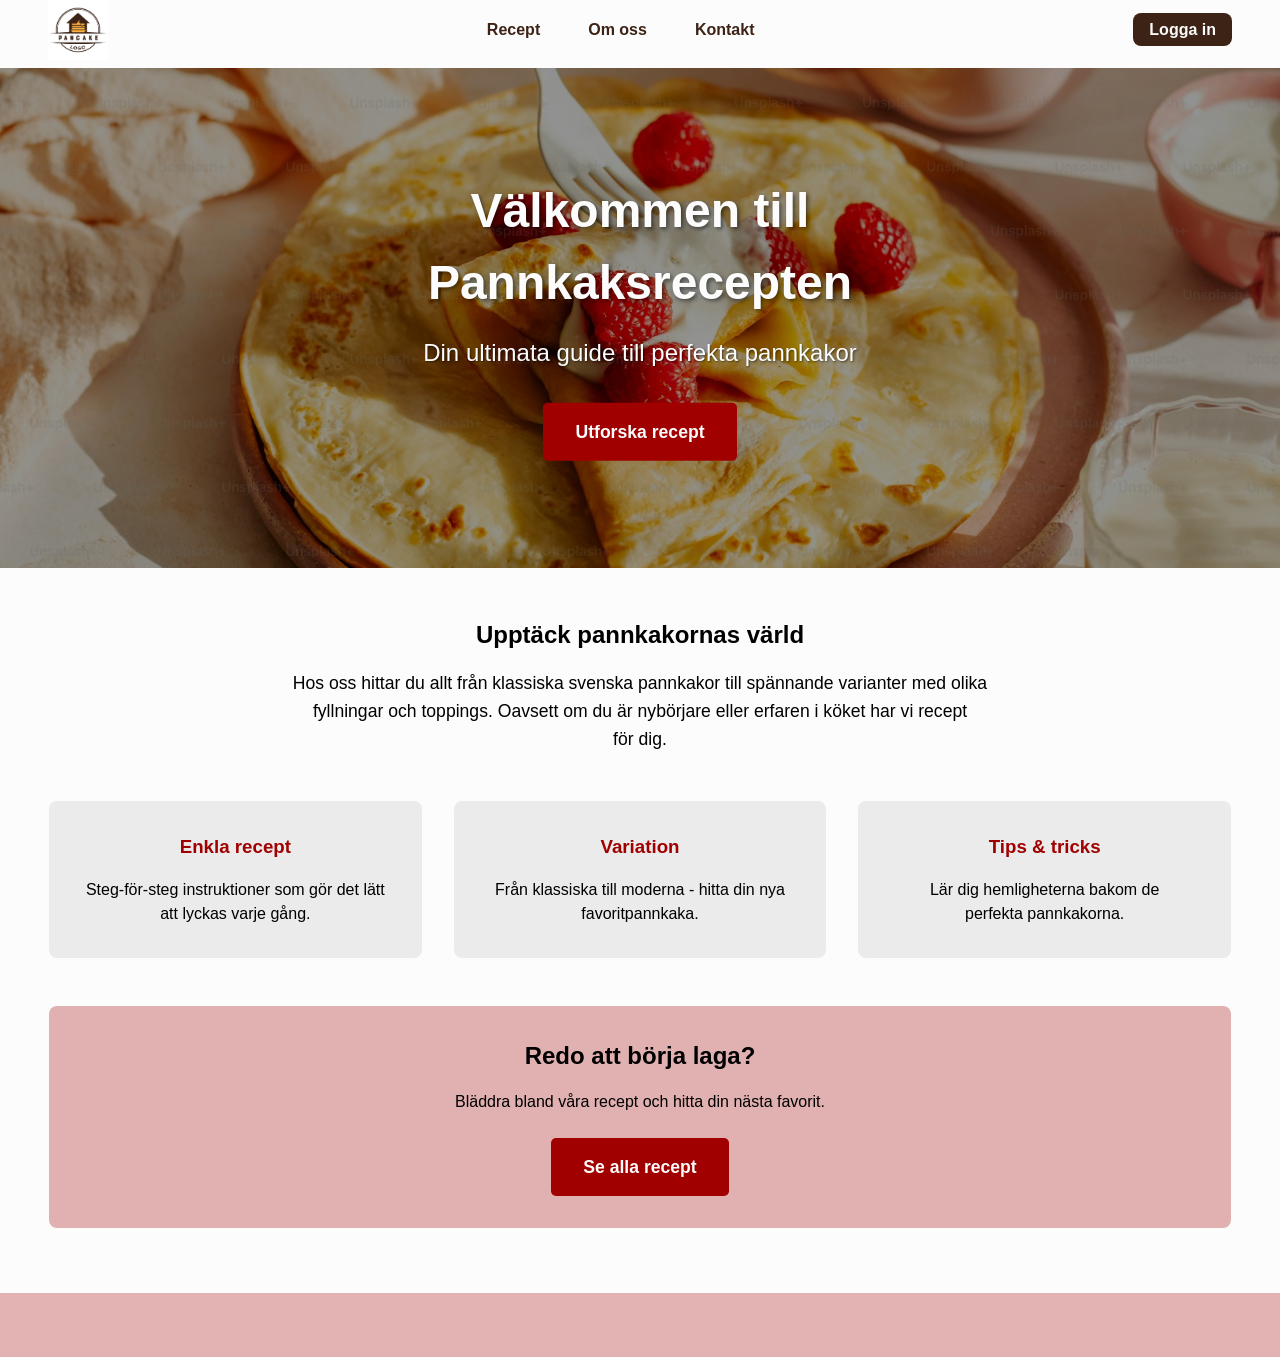
<file: index.html>
<!DOCTYPE html>
<html lang="sv">

<head>
  <meta charset="UTF-8" />
  <meta name="viewport" content="width=device-width, initial-scale=1.0" />
  <title>Pannkaksrecepten - Din guide till perfekta pannkakor</title>
  <link rel="stylesheet" href="/styles/reset.css" />
  <link rel="stylesheet" href="/styles/style.css" />
  <link rel="stylesheet" href="/styles/index.css" />
  <link rel="stylesheet" href="/styles/kontakt.css" />
</head>

<body>

  <a href="#main" class="skip-link">Hoppa till innehåll</a>

  <header>
    <nav class="navbar-top" aria-label="Huvudmeny">
      <ul>
        <li class="navbar-logo">
          <a href="/index.html"><img src="/pics/Pancake-logo.avif" alt="Logotyp" /></a>
        </li>
        <div class="navbar-links">
          <li class="navbar-item"><a href="/recept.html">Recept</a></li>
          <li class="navbar-item"><a href="/om-oss.html">Om oss</a></li>
          <li class="navbar-item"><a href="#" onclick="document.getElementById('viewModal').showModal(); return false">Kontakt</a></li>
        </div>
        <li class="navbar-login"><a href="/logga-in.html">Logga in</a></li>
      </ul>
    </nav>
  </header>

  <main id="main" class="main">

    <section class="hero-section">
      <img src="/pics/pic1.jpg" class="hero" alt="Läckra pannkakor" />
      <div class="hero-content">
        <h1>Välkommen till Pannkaksrecepten</h1>
        <p>Din ultimata guide till perfekta pannkakor</p>
        <a href="/recept.html" class="cta-button">Utforska recept</a>
      </div>
    </section>

    <article>
      <section class="intro">
        <h2>Upptäck pannkakornas värld</h2>
        <p>Hos oss hittar du allt från klassiska svenska pannkakor till spännande varianter med olika fyllningar och toppings. Oavsett om du är nybörjare eller erfaren i köket har vi recept för dig.</p>
      </section>

      <section class="features">
        <div class="feature-card">
          <h3>Enkla recept</h3>
          <p>Steg-för-steg instruktioner som gör det lätt att lyckas varje gång.</p>
        </div>
        <div class="feature-card">
          <h3>Variation</h3>
          <p>Från klassiska till moderna - hitta din nya favoritpannkaka.</p>
        </div>
        <div class="feature-card">
          <h3>Tips & tricks</h3>
          <p>Lär dig hemligheterna bakom de perfekta pannkakorna.</p>
        </div>
      </section>

      <section class="cta-section">
        <h2>Redo att börja laga?</h2>
        <p>Bläddra bland våra recept och hitta din nästa favorit.</p>
        <a href="/recept.html" class="cta-button">Se alla recept</a>
      </section>
    </article>

  </main>
  <dialog class="dialog" id="viewModal" aria-labelledby="modal-title">
    <div class="modal-top">
      <h2 id="modal-title">Hoteyhoo</h2>
      <button class="btn"
        type="button"
        onclick="document.getElementById('viewModal').close()"
        aria-label="Stäng modal"
      >
        X
      </button>
    </div>
      <form action="#" method="POST" class="form-group">
        <label>
          Namn
          <input
            class="form-input"
            type="text"
            name="name"
            placeholder="Namn..."
            autocomplete="name"
            required
          />
        </label>

        <label>
        E-post
          <input
            class="form-input"
            type="email"
            name="email"
            placeholder="E-post..."
            autocomplete="email"
            required
          />
        </label>

        <label>
            Datum
            <input class="form-input" type="date" name="visit-date" />
        </label>

        <label>
          Typ av mat
          <select class="form-input" name="foodType">
            <option value="" disabled selected>Välj...</option>
            <option value="grilled">Grillat</option>
            <option value="vegetarian">Vegetariskt</option>
            <option value="thai">Thai</option>
            <option value="sushi">Sushi</option>
            <option value="lchf">LCHF</option>
            <option value="seafood">Skaldjur</option>
          </select>
        </label>

        <label>
            Hur många gäster?
            <input class="form-input" type="range" name="guests" min="0" max="10" list="nr-guests">
            </input>

            <datalist id="nr-guests">
                <option value="0">0</option>
                <option value="2">2</option>
                <option value="4">4</option>
                <option value="6">6</option>
                <option value="8">8</option>
                <option value="10">10</option>
            </datalist>
        </label>

        <fieldset class="fieldset">
            <legend>Allergier</legend>
            <label>
                <input type="checkbox" name="">
                Gluten
            </label>

            <label>
                <input type="checkbox" name="">
                Nötter
            </label>

            <label>
                <input type="checkbox" name="">
                Laktos
            </label>

            <label>
                <input type="checkbox" name="">
                Ägg
            </label>
            
            <label>
                <input type="checkbox" name="">
                Soja
            </label>
        </fieldset>

        <label>
          Övrigt
          <textarea class="form-input textarea" id="general" name="general" rows="4"></textarea>
        </label>

        <button class="btn" type="submit">Skicka</button>
      </form>
    </dialog>
</body>

</html>
</file>
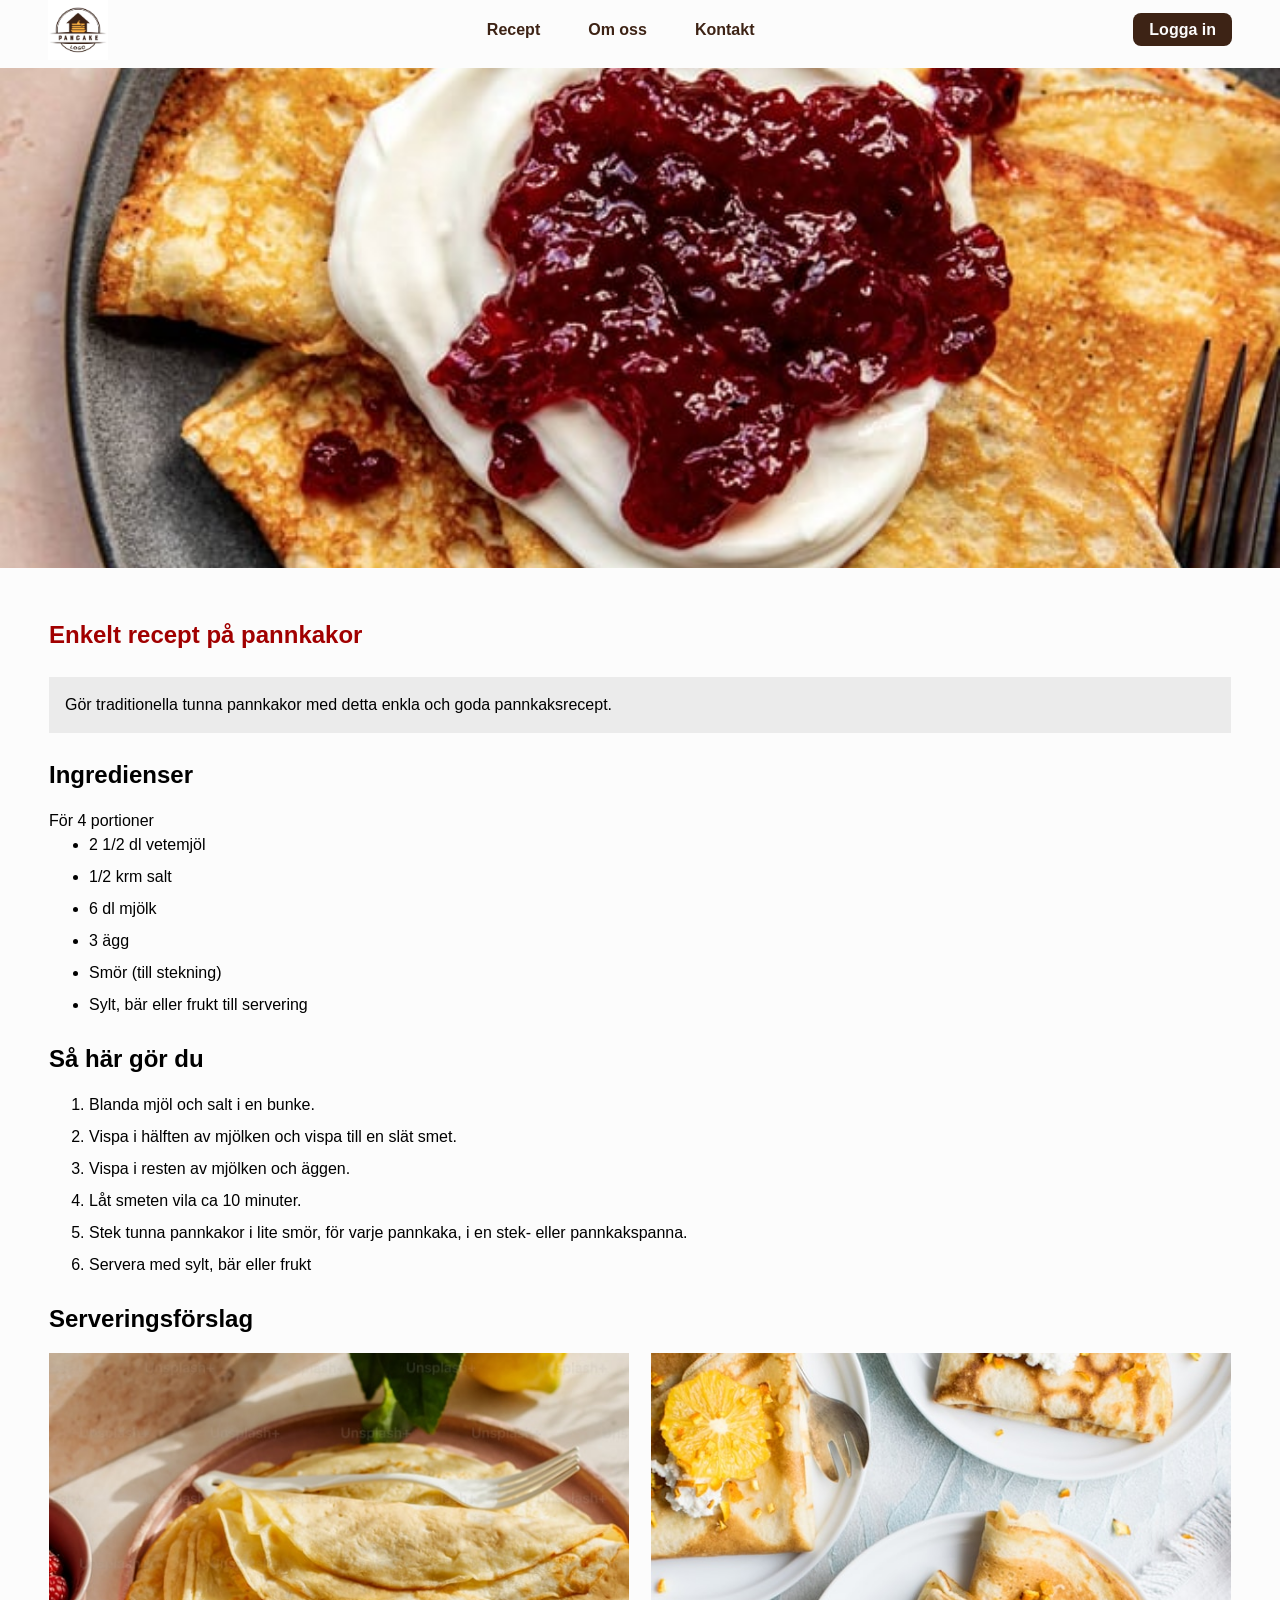
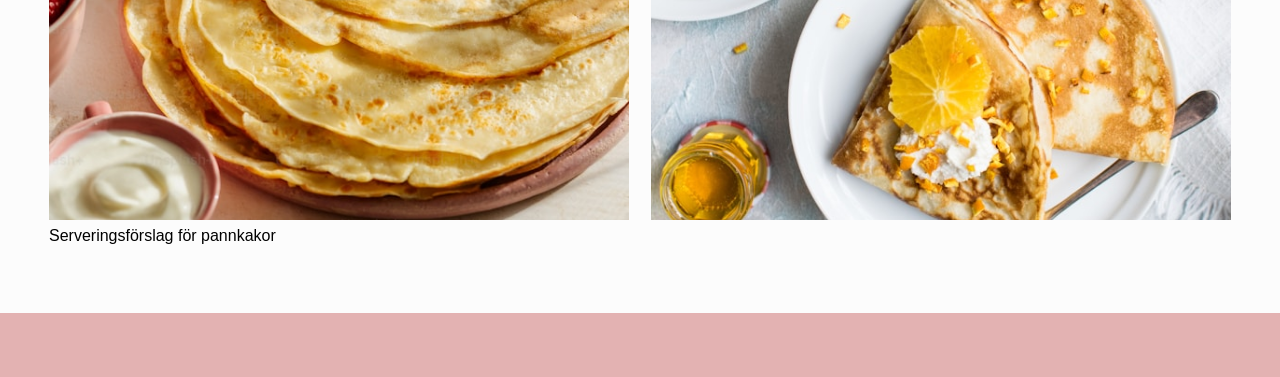
<file: enkelt-recept-på-pannkakor.html>
<!DOCTYPE html>
<html lang="sv">

<head>
  <meta charset="UTF-8" />
  <meta name="viewport" content="width=device-width, initial-scale=1.0" />
  <title>Enkelt recept på pannkakor</title>
  <link rel="stylesheet" href="/styles/reset.css" />
  <link rel="stylesheet" href="/styles/style.css" />
  <link rel="stylesheet" href="/styles/kontakt.css" />
</head>

<body>
  
  <a href="#main" class="skip-link">Hoppa till innehåll</a>

  <header>
    <nav class="navbar-top" aria-label="Huvudmeny">
      <ul>
        <li class="navbar-logo">
          <a href="/index.html"><img src="/pics/Pancake-logo.avif" alt="" /></a>
        </li>
        <div class="navbar-links">
          <li class="navbar-item"><a href="/recept.html">Recept</a></li>
          <li class="navbar-item"><a href="/om-oss.html">Om oss</a></li>
          <li class="navbar-item"><a href="#" onclick="document.getElementById('viewModal').showModal(); return false">Kontakt</a></li>
        </div>
        <li class="navbar-login"><a href="/logga-in.html">Logga in</a></li>
      </ul>
    </nav>
  </header>

  <main id="main" class="main">
    
    <img src="/pics/enkelt-recept-på-pannkakor.jpg" class="hero" alt="Pannkaka med hallon" />

    <article>
      <h1>Enkelt recept på pannkakor</h1>
      <p class="description">
        Gör traditionella tunna pannkakor med detta enkla och goda
        pannkaksrecept.
      </p>

      <section aria-labelledby="ingredients">
        <h2>Ingredienser</h2>
        <p>För 4 portioner</p>
        <ul>
          <li>2 1/2 dl vetemjöl</li>
          <li>1/2 krm salt</li>
          <li>6 dl mjölk</li>
          <li>3 ägg</li>
          <li>Smör (till stekning)</li>
          <li>Sylt, bär eller frukt till servering</li>
        </ul>
      </section>

      <section aria-labelledby="instructions">
        <h2>Så här gör du</h2>
        <ol>
          <li>Blanda mjöl och salt i en bunke.</li>
          <li>Vispa i hälften av mjölken och vispa till en slät smet.</li>
          <li>Vispa i resten av mjölken och äggen.</li>
          <li>Låt smeten vila ca 10 minuter.</li>
          <li>
            Stek tunna pannkakor i lite smör, för varje pannkaka, i en stek-
            eller pannkakspanna.
          </li>
          <li>Servera med sylt, bär eller frukt</li>
        </ol>
      </section>

      <section aria-labelledby="serving">
        <h2>Serveringsförslag</h2>
        <figure>
          <img src="/pics/pic2.jpg" class="serving-img" alt="Pannkaka med citron" />
          <img src="/pics/pic3.jpg" class="serving-img" alt="Pannkaka med apelsin" />
          <figcaption>Serveringsförslag för pannkakor</figcaption>
        </figure>
      </section>
    </article>
  </main>
  <dialog class="dialog" id="viewModal" aria-labelledby="modal-title">
    <div class="modal-top">
      <h2 id="modal-title">Hoteyhoo</h2>
      <button class="btn"
        type="button"
        onclick="document.getElementById('viewModal').close()"
        aria-label="Stäng modal"
      >
        X
      </button>
    </div>
      <form action="#" method="POST" class="form-group">
        <label>
          Namn
          <input
            class="form-input"
            type="text"
            name="name"
            placeholder="Namn..."
            autocomplete="name"
            required
          />
        </label>

        <label>
        E-post
          <input
            class="form-input"
            type="email"
            name="email"
            placeholder="E-post..."
            autocomplete="email"
            required
          />
        </label>

        <label>
            Datum
            <input class="form-input" type="date" name="visit-date" />
        </label>

        <label>
          Typ av mat
          <select class="form-input" name="foodType">
            <option value="" disabled selected>Välj...</option>
            <option value="grilled">Grillat</option>
            <option value="vegetarian">Vegetariskt</option>
            <option value="thai">Thai</option>
            <option value="sushi">Sushi</option>
            <option value="lchf">LCHF</option>
            <option value="seafood">Skaldjur</option>
          </select>
        </label>

        <label>
            Hur många gäster?
            <input class="form-input" type="range" name="guests" min="0" max="10" list="nr-guests">
            </input>

            <datalist id="nr-guests">
                <option value="0">0</option>
                <option value="2">2</option>
                <option value="4">4</option>
                <option value="6">6</option>
                <option value="8">8</option>
                <option value="10">10</option>
            </datalist>
        </label>

        <fieldset class="fieldset">
            <legend>Allergier</legend>
            <label>
                <input type="checkbox" name="">
                Gluten
            </label>

            <label>
                <input type="checkbox" name="">
                Nötter
            </label>

            <label>
                <input type="checkbox" name="">
                Laktos
            </label>

            <label>
                <input type="checkbox" name="">
                Ägg
            </label>
            
            <label>
                <input type="checkbox" name="">
                Soja
            </label>
        </fieldset>

        <label>
          Övrigt
          <textarea class="form-input textarea" id="general" name="general" rows="4"></textarea>
        </label>

        <button class="btn" type="submit">Skicka</button>
      </form>
    </dialog>
</body>

</html>
</file>
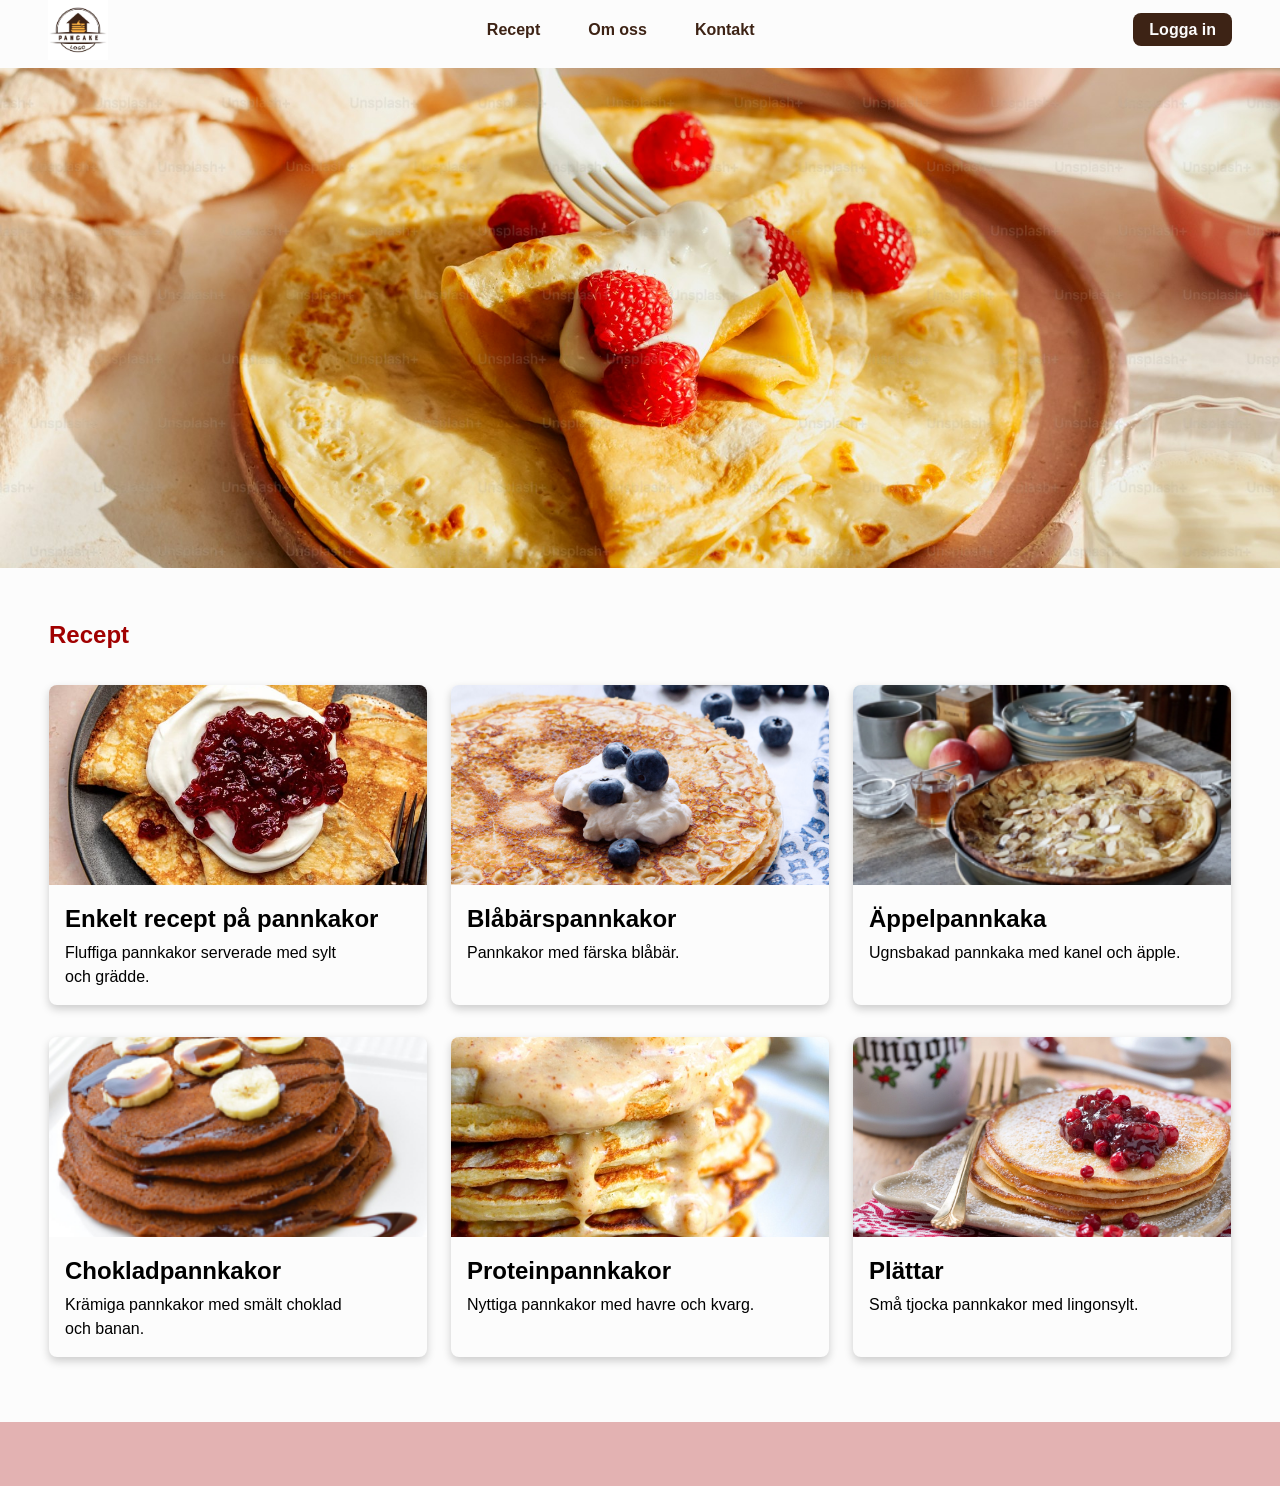
<file: recept.html>
<!DOCTYPE html>
<html lang="sv">
  <head>
    <meta charset="UTF-8" />
    <meta name="viewport" content="width=device-width, initial-scale=1.0" />
    <title>Recept</title>
    <link rel="stylesheet" href="/styles/reset.css" />
    <link rel="stylesheet" href="/styles/style.css" />
    <link rel="stylesheet" href="/styles/recept.css" />
    <link rel="stylesheet" href="/styles/kontakt.css" />
  </head>

  <body>
    <a href="#main" class="skip-link">Hoppa till innehåll</a>

    <header>
      <nav class="navbar-top" aria-label="Huvudmeny">
        <ul>
          <li class="navbar-logo">
            <a href="/index.html"><img src="/pics/Pancake-logo.avif" /></a>
          </li>
          <div class="navbar-links">
            <li class="navbar-item"><a href="/recept.html">Recept</a></li>
            <li class="navbar-item"><a href="/om-oss.html">Om oss</a></li>
            <li class="navbar-item"><a href="#" onclick="document.getElementById('viewModal').showModal(); return false">Kontakt</a></li>
          </div>
          <li class="navbar-login"><a href="/logga-in.html">Logga in</a></li>
        </ul>
      </nav>
    </header>

    <main id="main" class="main">
      <img src="/pics/pic1.jpg" class="hero" alt="Pannkaka med hallon" />

      <article class="grid">
        <h1>Recept</h1>

        <a class="card" href="/enkelt-recept-på-pannkakor.html">
          <img
            src="/pics/enkelt-recept-på-pannkakor.jpg"
            alt="Klassiska pannkakor"
          />
          <div class="card-text">
            <h2>Enkelt recept på pannkakor</h2>
            <p>Fluffiga pannkakor serverade med sylt och grädde.</p>
          </div>
        </a>

        <a class="card" href="">
          <img src="/pics/blåbärspannkakor.jpg" alt="Blåbärspannkakor" />
          <div class="card-text">
            <h2>Blåbärspannkakor</h2>
            <p>Pannkakor med färska blåbär.</p>
          </div>
        </a>

        <a class="card" href="">
          <img src="/pics/äppelpannkaka.jpg" alt="Äppelpannkaka" />
          <div class="card-text">
            <h2>Äppelpannkaka</h2>
            <p>Ugnsbakad pannkaka med kanel och äpple.</p>
          </div>
        </a>

        <a class="card" href="">
          <img src="/pics/chockladpannkakor.jpg" alt="Chokladpannkakor" />
          <div class="card-text">
            <h2>Chokladpannkakor</h2>
            <p>Krämiga pannkakor med smält choklad och banan.</p>
          </div>
        </a>

        <a class="card" href="">
          <img src="/pics/protein-pannkakor.jpg" alt="Proteinpannkakor" />
          <div class="card-text">
            <h2>Proteinpannkakor</h2>
            <p>Nyttiga pannkakor med havre och kvarg.</p>
          </div>
        </a>

        <a class="card" href="">
          <img src="/pics/lingon-pannkakor.jpg" alt="Plättar" />
          <div class="card-text">
            <h2>Plättar</h2>
            <p>Små tjocka pannkakor med lingonsylt.</p>
          </div>
        </a>
      </article>
    </main>
  <dialog class="dialog" id="viewModal" aria-labelledby="modal-title">
    <div class="modal-top">
      <h2 id="modal-title">Hoteyhoo</h2>
      <button class="btn"
        type="button"
        onclick="document.getElementById('viewModal').close()"
        aria-label="Stäng modal"
      >
        X
      </button>
    </div>
      <form action="#" method="POST" class="form-group">
        <label>
          Namn
          <input
            class="form-input"
            type="text"
            name="name"
            placeholder="Namn..."
            autocomplete="name"
            required
          />
        </label>

        <label>
        E-post
          <input
            class="form-input"
            type="email"
            name="email"
            placeholder="E-post..."
            autocomplete="email"
            required
          />
        </label>

        <label>
            Datum
            <input class="form-input" type="date" name="visit-date" />
        </label>

        <label>
          Typ av mat
          <select class="form-input" name="foodType">
            <option value="" disabled selected>Välj...</option>
            <option value="grilled">Grillat</option>
            <option value="vegetarian">Vegetariskt</option>
            <option value="thai">Thai</option>
            <option value="sushi">Sushi</option>
            <option value="lchf">LCHF</option>
            <option value="seafood">Skaldjur</option>
          </select>
        </label>

        <label>
            Hur många gäster?
            <input class="form-input" type="range" name="guests" min="0" max="10" list="nr-guests">
            </input>

            <datalist id="nr-guests">
                <option value="0">0</option>
                <option value="2">2</option>
                <option value="4">4</option>
                <option value="6">6</option>
                <option value="8">8</option>
                <option value="10">10</option>
            </datalist>
        </label>

        <fieldset class="fieldset">
            <legend>Allergier</legend>
            <label>
                <input type="checkbox" name="">
                Gluten
            </label>

            <label>
                <input type="checkbox" name="">
                Nötter
            </label>

            <label>
                <input type="checkbox" name="">
                Laktos
            </label>

            <label>
                <input type="checkbox" name="">
                Ägg
            </label>
            
            <label>
                <input type="checkbox" name="">
                Soja
            </label>
        </fieldset>

        <label>
          Övrigt
          <textarea class="form-input textarea" id="general" name="general" rows="4"></textarea>
        </label>

        <button class="btn" type="submit">Skicka</button>
      </form>
    </dialog>
  </body>
</html>
</file>
<file: styles/style.css>
:root {
  --brand-red: #a10000;
  --background-clr-pink: #a300004d;
  --background-clr-light-pink: #fff7f7;
  --background-clr-medium-pink: #fae7e7;
  --background-clr-white: #fcfcfc;
  --border-grey: #ebebeb;
  --login-brown: #3d2315;

  --max-width: 1280px;
}

body {
  background: var(--background-clr-pink);
  font-family: "opensans", sans-serif;
  margin: 0;
}

ul,
ol {
  margin-bottom: 1.5rem;

  li {
    margin-bottom: 0.5rem;
  }
}

h1 {
  color: var(--brand-red);
  margin-block-end: 1.5rem;
}

h2 {
  margin: 0;
  margin-bottom: 16px;
}

.skip-link {
  position: absolute;
  left: -9999px;

  &:focus-visible {
    left: 0;
    top: 0;
    background: var(--background-clr-white);
    padding: 0.5rem 0.5rem;
  }
}

.navbar-top ul {
  display: flex;
  justify-content: space-between;
  align-items: center;
  max-width: var(--max-width);
  background: var(--background-clr-white);
  padding-inline: 48px;
  margin: 0 auto;
  gap: 2rem;
  list-style: none;
  flex-wrap: wrap;

  .navbar-logo img {
    width: 60px;
  }

  .navbar-links {
    display: flex;
    justify-content: center;
    gap: 3rem;
    flex-wrap: wrap;


    .navbar-item a {
        text-decoration: none;
        color: var(--login-brown);
        font-weight: bold;
    }

    .navbar-item:hover a {
        text-decoration: underline solid 0.1rem;
    }
  }

  .navbar-login a {
    background: var(--login-brown);
    color: var(--background-clr-white);
    font-weight: bold;
    padding: 8px 16px;
    text-decoration: none;
    border-radius: 8px;
  }

    @media (max-width: 600px) {
      flex-direction: column;
      align-items: center;
      padding-block: 1rem;
    }
}

.main {
  max-width: var(--max-width);
  margin: 0 auto;
}

.hero {
  width: 100%;
  height: 500px;
  object-fit: cover;
}

article {
  background: var(--background-clr-white);
  padding-block: 48px 64px;
  padding-inline: 48px 48px;
  margin-block-end: 64px;
  border: var(--background-clr-white) solid 1px;
}

.description {
  background: var(--border-grey);
  padding: 1rem;
  margin-block-end: 1.5rem;
}

figure {
  display: flex;
  flex-wrap: wrap;
  column-gap: 22px;
  row-gap: 4px;

  > .serving-img {
    width: 580px;
    min-width: 300px;
    height: 467px;
    object-fit: cover;
  }
}
</file>
<file: styles/index.css>
.hero-section {
  position: relative;
}

.hero-section .hero {
  filter: brightness(0.6);
}

.hero-content {
  position: absolute;
  top: 50%;
  left: 50%;
  transform: translate(-50%, -50%);
  text-align: center;
  color: var(--background-clr-white);
}

.hero-content h1 {
  color: var(--background-clr-white);
  font-size: 3rem;
  margin-bottom: 1rem;
  text-shadow: 2px 2px 4px rgba(0, 0, 0, 0.5);
}

.hero-content p {
  font-size: 1.5rem;
  margin-bottom: 2rem;
  text-shadow: 1px 1px 2px rgba(0, 0, 0, 0.5);
}

.cta-button {
  display: inline-block;
  background: var(--brand-red);
  color: var(--background-clr-white);
  padding: 1rem 2rem;
  text-decoration: none;
  border-radius: 5px;
  font-weight: bold;
  font-size: 1.1rem;
  transition: background 0.3s ease;
}

.cta-button:hover {
  background: var(--login-brown);
}

.intro {
  text-align: center;
  max-width: 700px;
  margin: 0 auto 3rem;
}

.intro h2 {
  margin-bottom: 1rem;
}

.intro p {
  font-size: 1.1rem;
  line-height: 1.6;
}

.features {
  display: grid;
  grid-template-columns: repeat(auto-fit, minmax(250px, 1fr));
  gap: 2rem;
  margin-bottom: 3rem;
}

.feature-card {
  background: var(--border-grey);
  padding: 2rem;
  border-radius: 8px;
  text-align: center;
}

.feature-card h3 {
  color: var(--brand-red);
  margin-bottom: 1rem;
}

.feature-card p {
  line-height: 1.5;
}

.cta-section {
  text-align: center;
  padding: 2rem;
  background: var(--background-clr-pink);
  border-radius: 8px;
}

.cta-section h2 {
  margin-bottom: 1rem;
}

.cta-section p {
  margin-bottom: 1.5rem;
}
</file>
<file: styles/kontakt.css>
.dialog {
  border: none;
  border-radius: 8px;
  box-shadow: 0 4px 20px rgba(0, 0, 0, 0.3);
  padding-inline: 1.5rem;
  padding-block: 1.5rem;
  background: var(--background-clr-light-pink);
  margin: auto;
  width: 95%;
  max-width: 500px;

  &::backdrop {
    backdrop-filter: blur(4px);
  }

  .btn {
    background: var(--brand-red);
    color: var(--background-clr-white);
    border-radius: 8px;
    border: none;
    font-weight: bold;
    padding-block: .5rem;
    padding-inline: 1rem;
    cursor: pointer;
  }
}

.modal-top {
  display: flex;
  justify-content: space-between;
  align-items: center;
  color: var(--brand-red);
  margin-block-end: 1rem;
}

.form-group {
  display: grid;
  gap: 1rem;

  /* @media(width > 900px) {
    grid-template-columns: 1fr 1fr;
  } */
}

.form-input {
  width: 100%;
  padding: 0.35rem;
  border: 1px solid var(--border-grey);
  border-radius: 8px;
}

.dialog fieldset {
  display: flex;
  flex-direction: column;
  border: none;
  border-radius: 4px;
  padding: 1rem;
  background: var(--background-clr-medium-pink);

  legend {
    background-color: var(--background-clr-light-pink);
    padding-inline: 0.5rem;
    border-radius: 2px;
  }
}

label,
legend {
  font-size: small;
  font-weight: bold;
}

input[type="range"], input[type="checkbox"] {
  accent-color: var(--brand-red);
}

.textarea {
  resize: vertical;
}
</file>
<file: styles/recept.css>
h1 {
    grid-column: 1 / -1;
    margin-bottom: 0;
}

h2 {
    margin-bottom: 0.25rem;
}

.grid {
    display: grid;
    grid-template-columns: 
        repeat(auto-fit, minmax(min(300px, 100%), 1fr));
    gap: 2rem 1.5rem;
}

a.card {
    border-radius: 8px;
    overflow: hidden;
    box-shadow: #ccc 0px 4px 8px;
    text-decoration: none;
    color: inherit;
    transition: box-shadow 0.3s ease-in-out, transform 0.3s ease-in-out;

    > img {
        width: 100%;
        height: 200px;
        object-fit: cover;
    }
    
    > .card-text {
        padding: 1rem;
    }

    &:hover {
        box-shadow: var(--login-brown) 0px 6px 12px;
        transform: translateY(-3px);
    }
}
</file>
